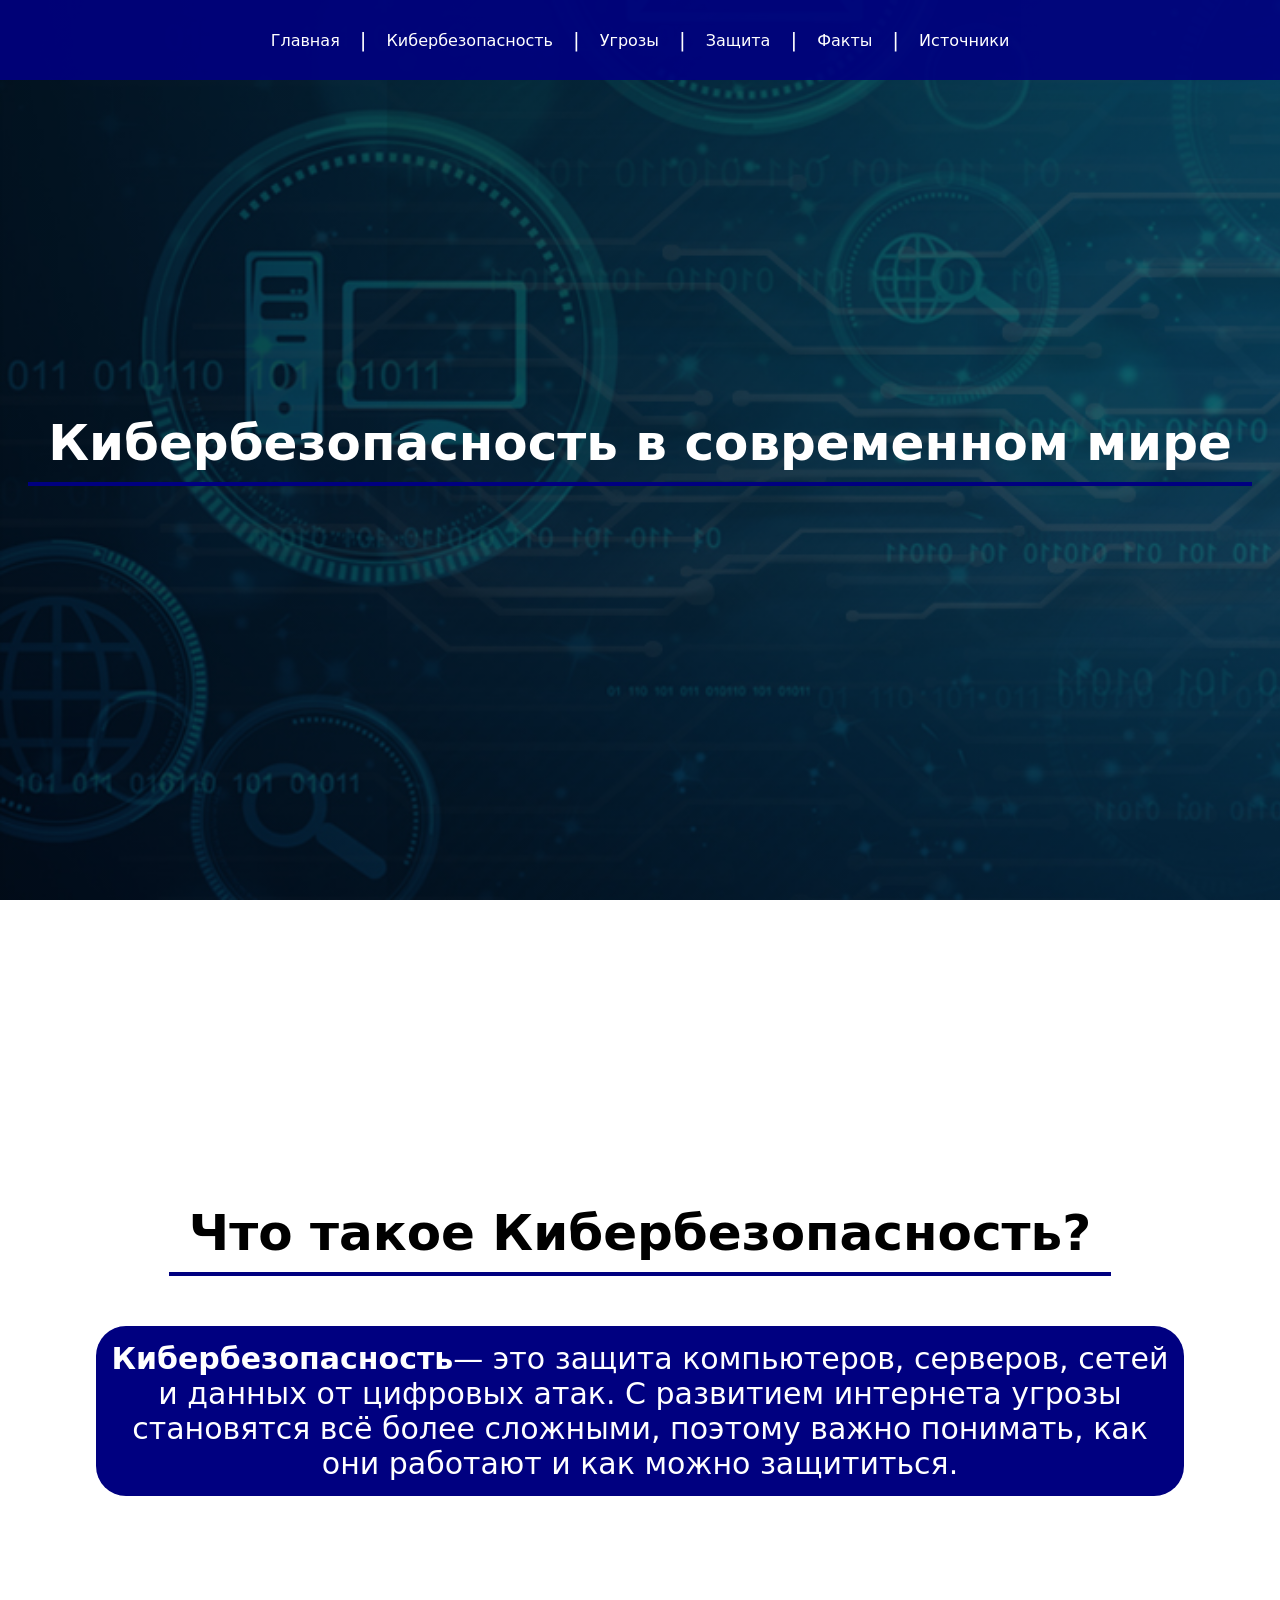
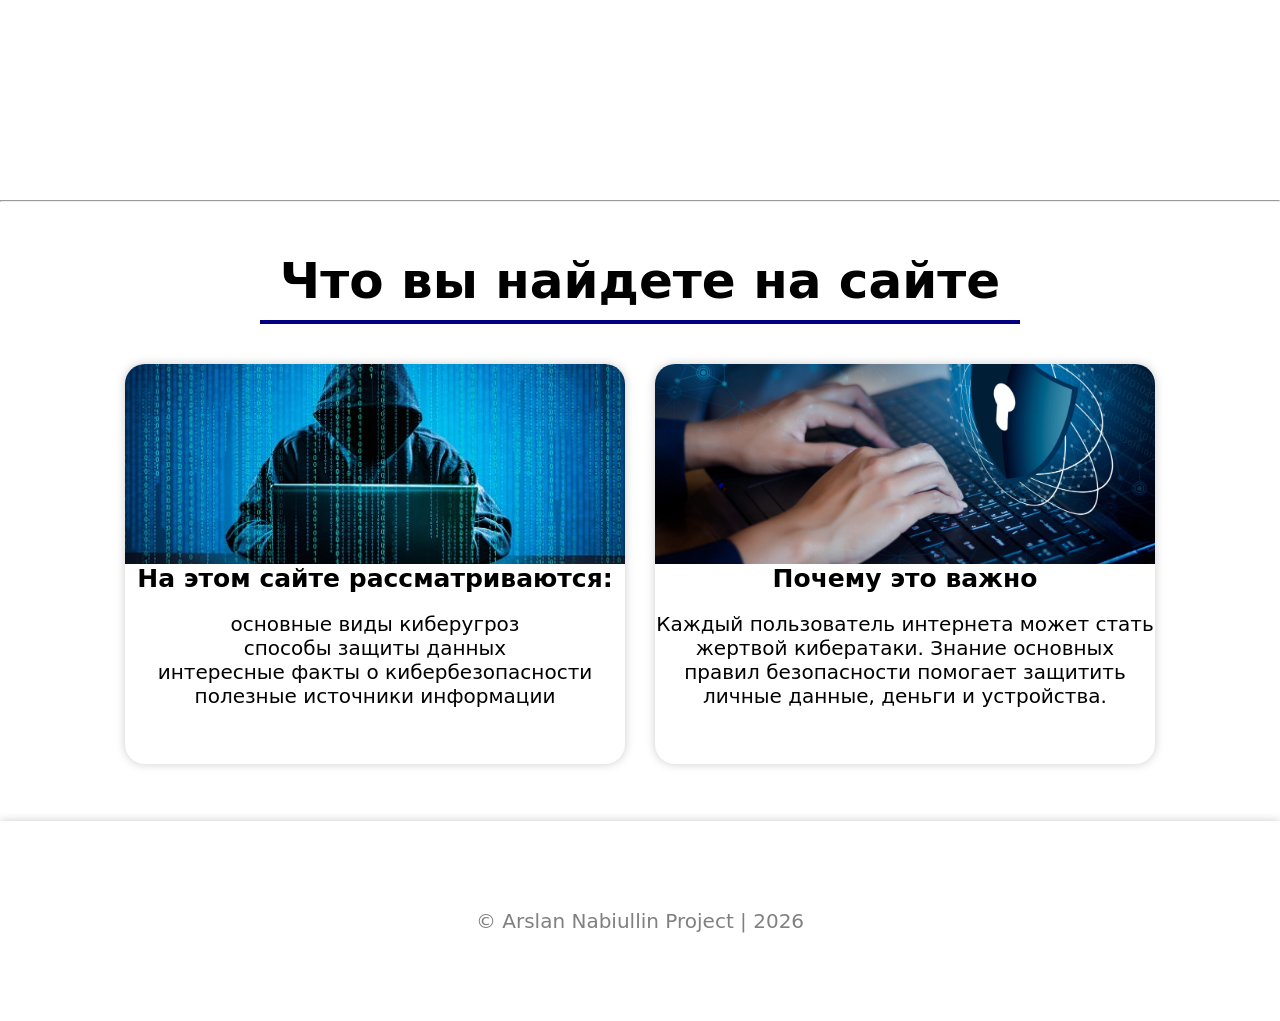
<file: index.html>
<!DOCTYPE html>
<html lang="en">

<head>
    <meta charset="UTF-8">
    <meta name="viewport" content="width=device-width, initial-scale=1.0">
    <title>Кибербезопасность - Главная</title>
    <link rel="stylesheet" href="style.css">
</head>

<body>
    <header>
        <div class="navbar">
            <a href="index.html">Главная</a>
            <p>|</p>
            <a href="cybersafety.html">Кибербезопасность</a>
            <p>|</p>
            <a href="threats.html">Угрозы</a>
            <p>|</p>
            <a href="protect.html">Защита</a>
            <p>|</p>
            <a href="facts.html">Факты</a>
            <p>|</p>
            <a href="source.html">Источники</a>
        </div>
    </header>
    <main>
        <section class="hero">
            <h1>Кибербезопасность в современном мире</h1>
        </section>
        <section class="cybersecurity-introduction-part">
            <div class="cybersecurity-content">
                <h1>Что такое Кибербезопасность?</h1>
                <p><strong>Кибербезопасность</strong>— это защита компьютеров, серверов, сетей и данных от цифровых
                    атак.
                    С развитием интернета угрозы становятся всё более сложными, поэтому важно понимать, как они работают
                    и как можно защититься.</p>
            </div>
        </section>
        <hr>
        <section class="about-site">
            <h1 class="about-h1">Что вы найдете на сайте</h1>
            <div class="about-card-line">
                <div class="about-card">
                    <img src="content/about-card.png" alt="">
                    <h2>На этом сайте рассматриваются:</h2>
                    <br>
                    <p>основные виды киберугроз</p>
                    <p>способы защиты данных</p>
                    <p>интересные факты о кибербезопасности</p>
                    <p>полезные источники информации</p>
                </div>
                <div class="about-card">
                    <img src="content/cyber-safety.png" alt="">
                    <h2>Почему это важно</h1>
                        <br>
                    <p>Каждый пользователь интернета может стать жертвой кибератаки.
                        Знание основных правил безопасности помогает защитить личные данные, деньги и устройства.</p>
                </div>
            </div>
        </section>
        <br>
        <br>
        <br>
    <div class="footer">
        <h1>© Arslan Nabiullin Project | 2026</h1>
    </div>
    </main>
</body>

</html>
</file>
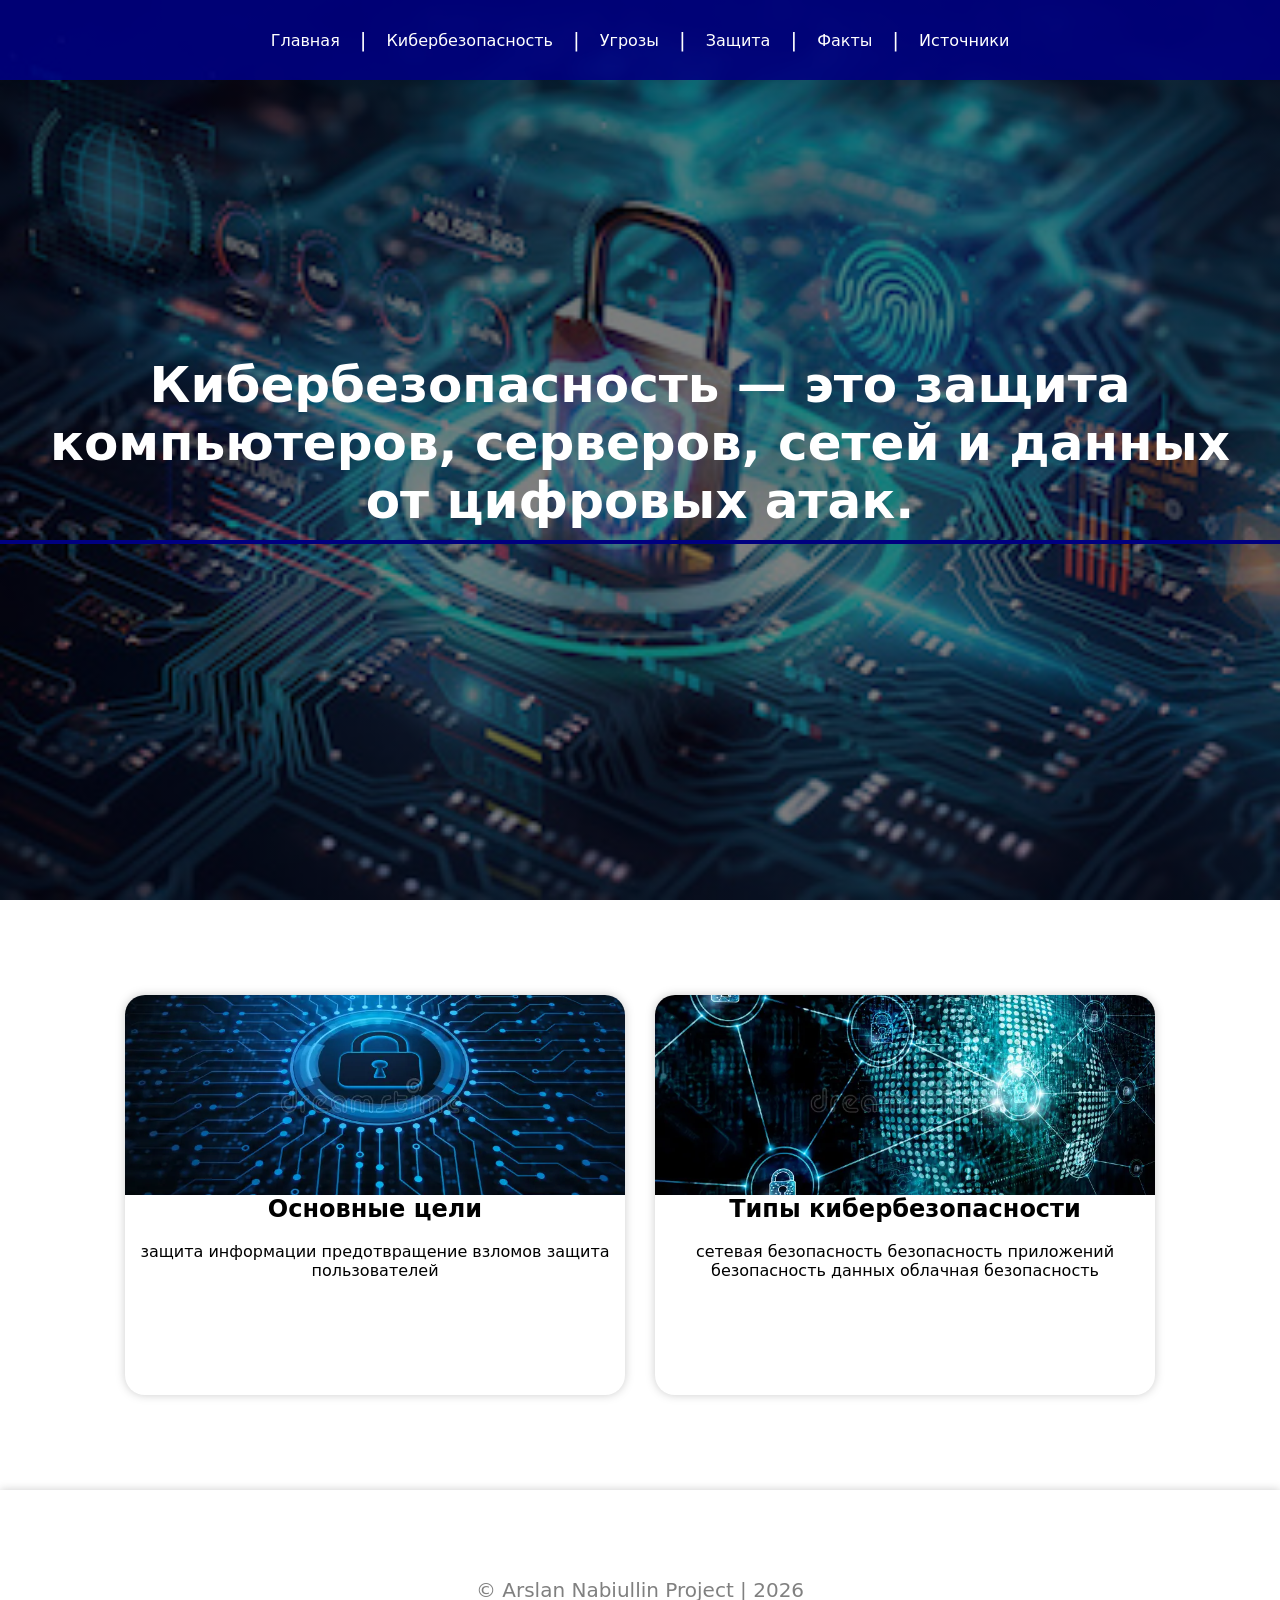
<file: cybersafety.html>
<!DOCTYPE html>
<html lang="en">

<head>
    <meta charset="UTF-8">
    <meta name="viewport" content="width=device-width, initial-scale=1.0">
    <title>Кибербезопасность - Кибербезопасность</title>
    <link rel="stylesheet" href="cybersafety.css">
</head>

<body>
    <header>
        <div class="navbar">
            <a href="index.html">Главная</a>
            <p>|</p>
            <a href="cybersafety.html">Кибербезопасность</a>
            <p>|</p>
            <a href="threats.html">Угрозы</a>
            <p>|</p>
            <a href="protect.html">Защита</a>
            <p>|</p>
            <a href="facts.html">Факты</a>
            <p>|</p>
            <a href="source.html">Источники</a>
        </div>
    </header>
    <main>
        <section class="hero">
            <h1 style="text-align: center;">Кибербезопасность — это защита компьютеров, серверов, сетей и данных от
                цифровых атак.</h1>
        </section>
        <br><br><br><br><br>
        <section class="cards-part">
            <div class="card-line">
                <div class="card">
                    <img src="content/cyber-safety-content.png" alt="">
                    <h2>Основные цели</h2>
                    <br>
                    <p>защита информации
                        предотвращение взломов
                        защита пользователей</p>
                </div>
                <div class="card">
                    <img src="content/cyber-safety-content2.png" alt="">
                    <h2>Типы кибербезопасности</h2>
                    <br>
                    <p>сетевая безопасность
                        безопасность приложений
                        безопасность данных
                        облачная безопасность</p>
                </div>
            </div>
        </section>
        <br><br><br><br><br>
        <div class="footer">
            <h1>© Arslan Nabiullin Project | 2026</h1>
        </div>
    </main>
</body>

</html>
</file>
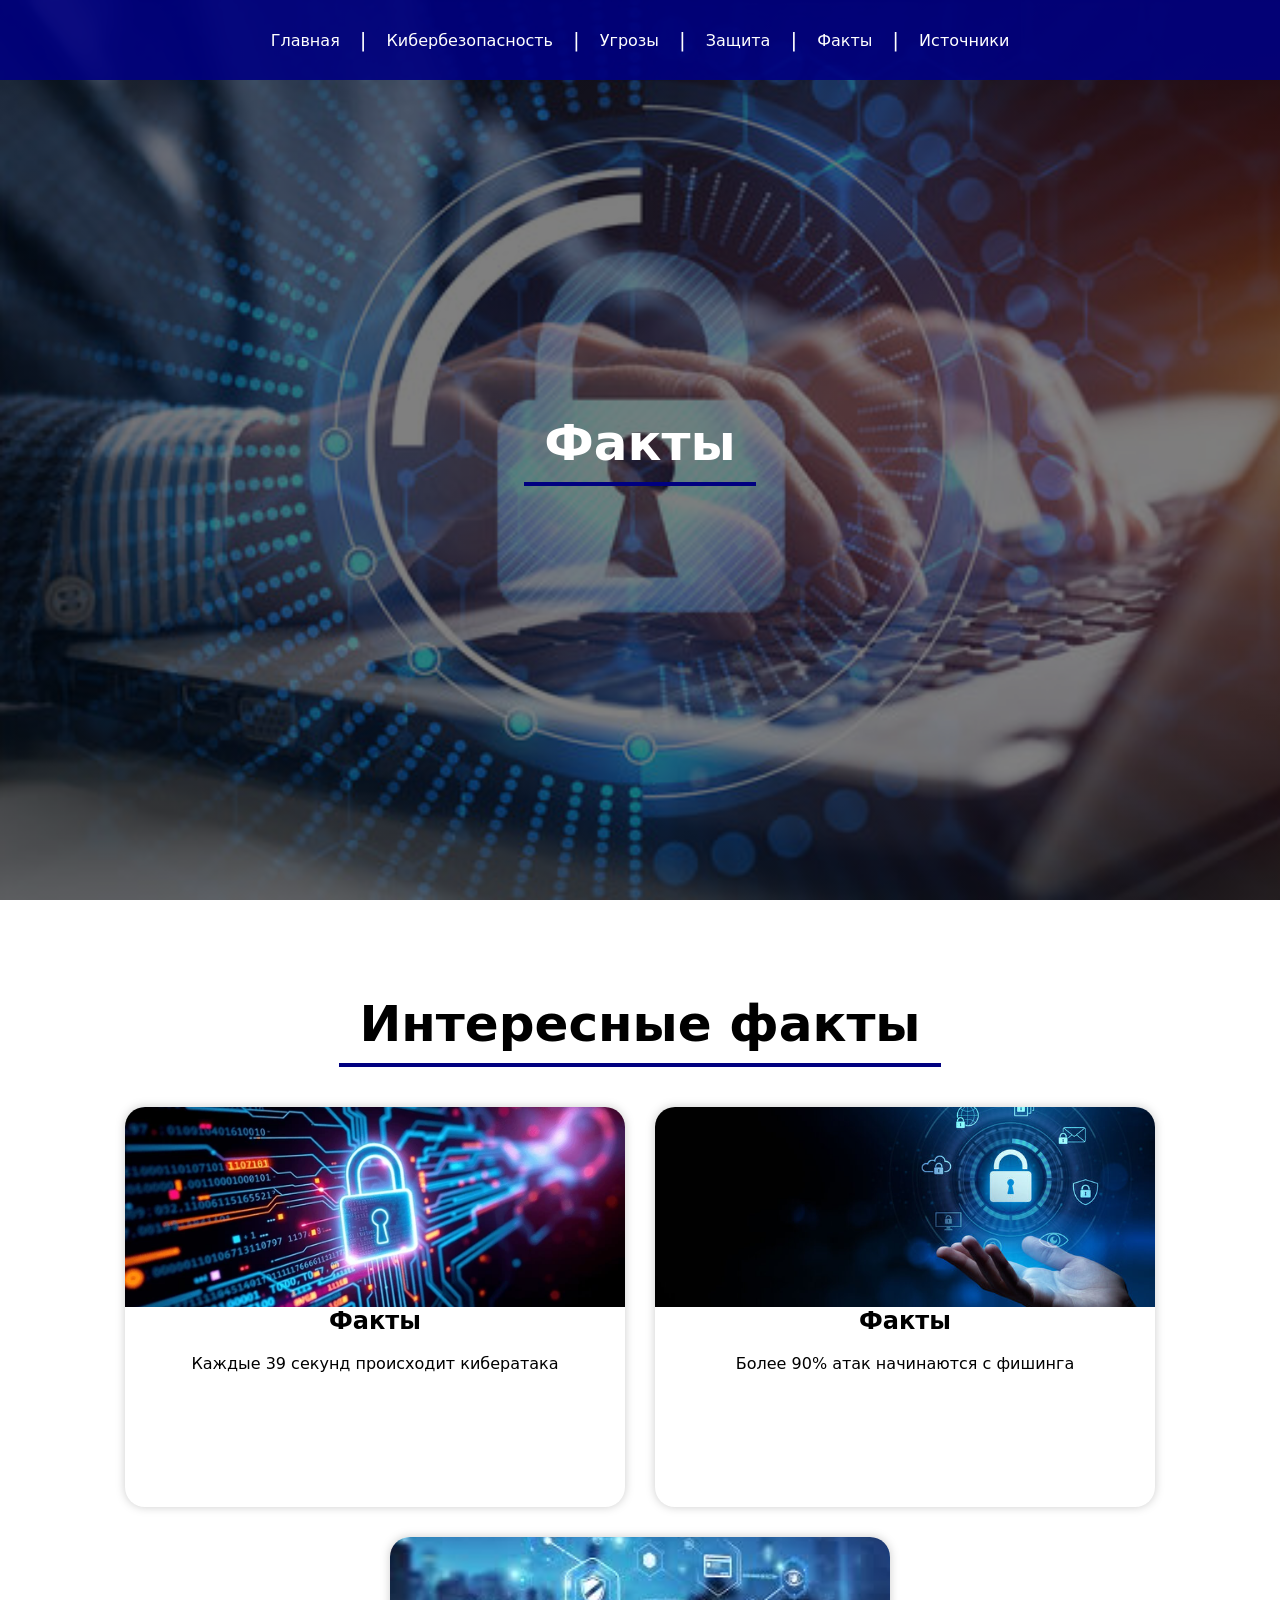
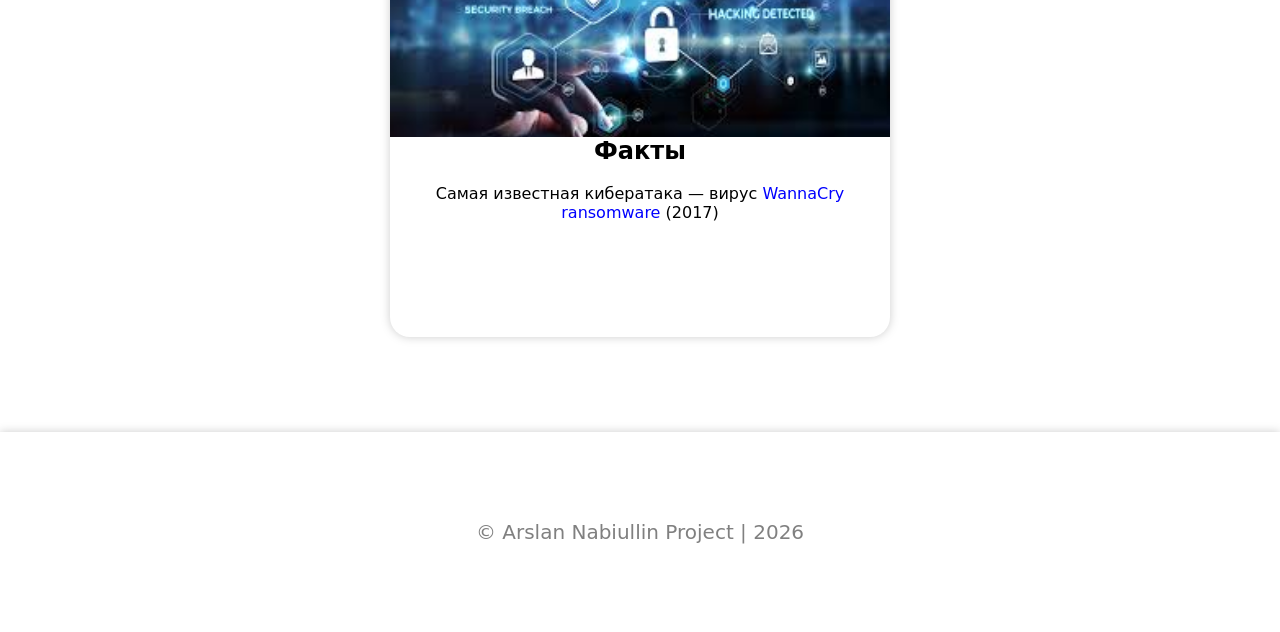
<file: facts.html>
<!DOCTYPE html>
<html lang="en">
<head>
    <meta charset="UTF-8">
    <meta name="viewport" content="width=device-width, initial-scale=1.0">
    <title>Кибербезопасность - Факты</title>
    <link rel="stylesheet" href="facts.css">
</head>
<body>
    <header>
        <div class="navbar">
            <a href="index.html">Главная</a>
            <p>|</p>
            <a href="cybersafety.html">Кибербезопасность</a>
            <p>|</p>
            <a href="threats.html">Угрозы</a>
            <p>|</p>
            <a href="protect.html">Защита</a>
            <p>|</p>
            <a href="facts.html">Факты</a>
            <p>|</p>
            <a href="source.html">Источники</a>
        </div>
    </header>
    <main>
        <section class="hero">
            <h1 style="text-align: center;">Факты</h1>
        </section>
        <br><br><br><br><br>
        <section class="protect-part">
            <h1>Интересные факты</h1>
            <div class="card-line">
                <div class="card">
                    <img src="content/cyber-safety-content7.png" alt="">
                    <h2>Факты</h2>
                    <br>
                    <p>Каждые 39 секунд происходит кибератака</p>
                </div>

                <div class="card">
                    <img src="content/cyber-safety-content8.png" alt="">
                    <h2>Факты</h2>
                    <br>
                    <p>Более 90% атак начинаются с фишинга</p>
                </div>

                <div class="card">
                    <img src="content/cyber-safety-content9.png" alt="">
                    <h2>Факты</h2>
                    <br>
                    <p>Самая известная кибератака — вирус <a style="text-decoration: none; color: blue;" target="_blank" href="https://en.wikipedia.org/wiki/WannaCry_ransomware_attack">WannaCry ransomware</a> (2017)</p>
                </div>

            </div>
        </section>
        <br><br><br><br><br>
        <div class="footer">
            <h1>© Arslan Nabiullin Project | 2026</h1>
        </div>
</body>
</html>
</file>
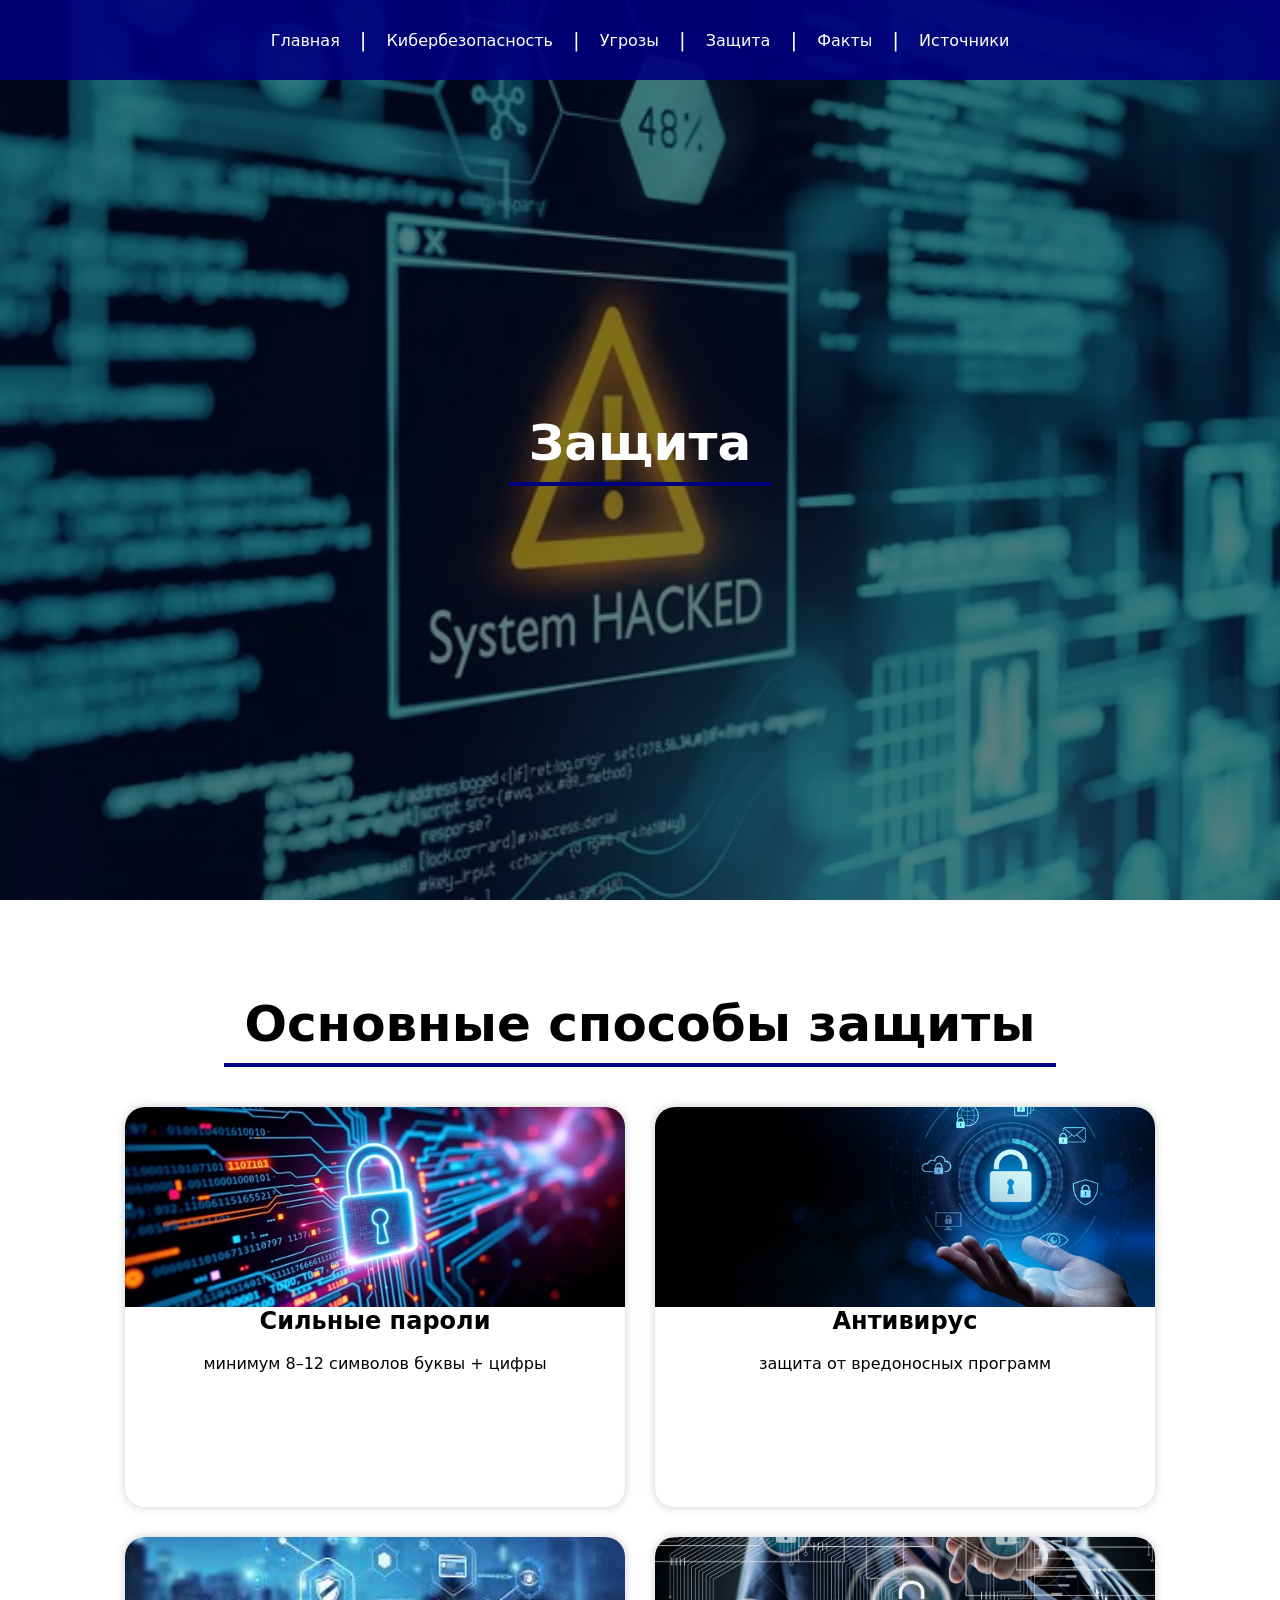
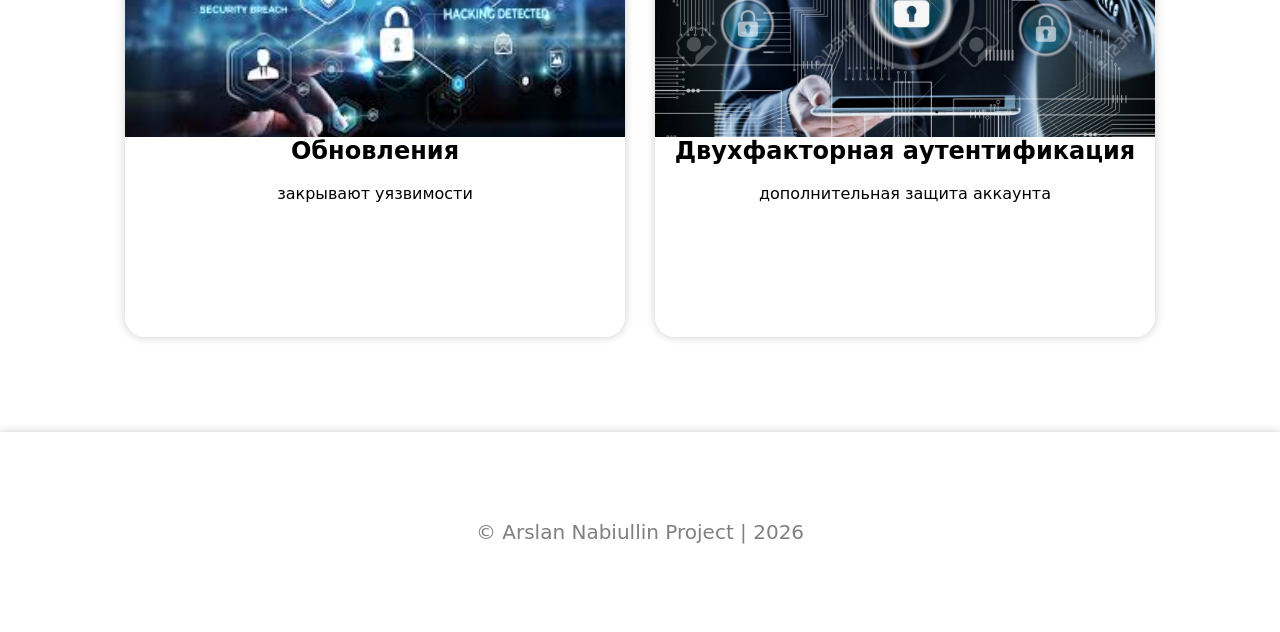
<file: protect.html>
<!DOCTYPE html>
<html lang="en">

<head>
    <meta charset="UTF-8">
    <meta name="viewport" content="width=device-width, initial-scale=1.0">
    <title>Кибербезопасность - Защита</title>
    <link rel="stylesheet" href="protect.css">
</head>

<body>
    <header>
        <div class="navbar">
            <a href="index.html">Главная</a>
            <p>|</p>
            <a href="cybersafety.html">Кибербезопасность</a>
            <p>|</p>
            <a href="threats.html">Угрозы</a>
            <p>|</p>
            <a href="protect.html">Защита</a>
            <p>|</p>
            <a href="facts.html">Факты</a>
            <p>|</p>
            <a href="source.html">Источники</a>
        </div>
    </header>
    <main>
        <section class="hero">
            <h1 style="text-align: center;">Защита</h1>
        </section>
        <br><br><br><br><br>
        <section class="protect-part">
            <h1>Основные способы защиты</h1>
            <div class="card-line">
                <div class="card">
                    <img src="content/cyber-safety-content7.png" alt="">
                    <h2>Сильные пароли</h2>
                    <br>
                    <p>минимум 8–12 символов

                        буквы + цифры</p>
                </div>

                <div class="card">
                    <img src="content/cyber-safety-content8.png" alt="">
                    <h2>Антивирус</h2>
                    <br>
                    <p>защита от вредоносных программ</p>
                </div>

                <div class="card">
                    <img src="content/cyber-safety-content9.png" alt="">
                    <h2>Обновления</h2>
                    <br>
                    <p>закрывают уязвимости</p>
                </div>

                <div class="card">
                    <img src="content/cyber-safety-content10.png" alt="">
                    <h2>Двухфакторная аутентификация</h2>
                    <br>
                    <p>дополнительная защита аккаунта</p>
                </div>

            </div>
        </section>
        <br><br><br><br><br>
        <div class="footer">
            <h1>© Arslan Nabiullin Project | 2026</h1>
        </div>
</body>

</html>
</file>
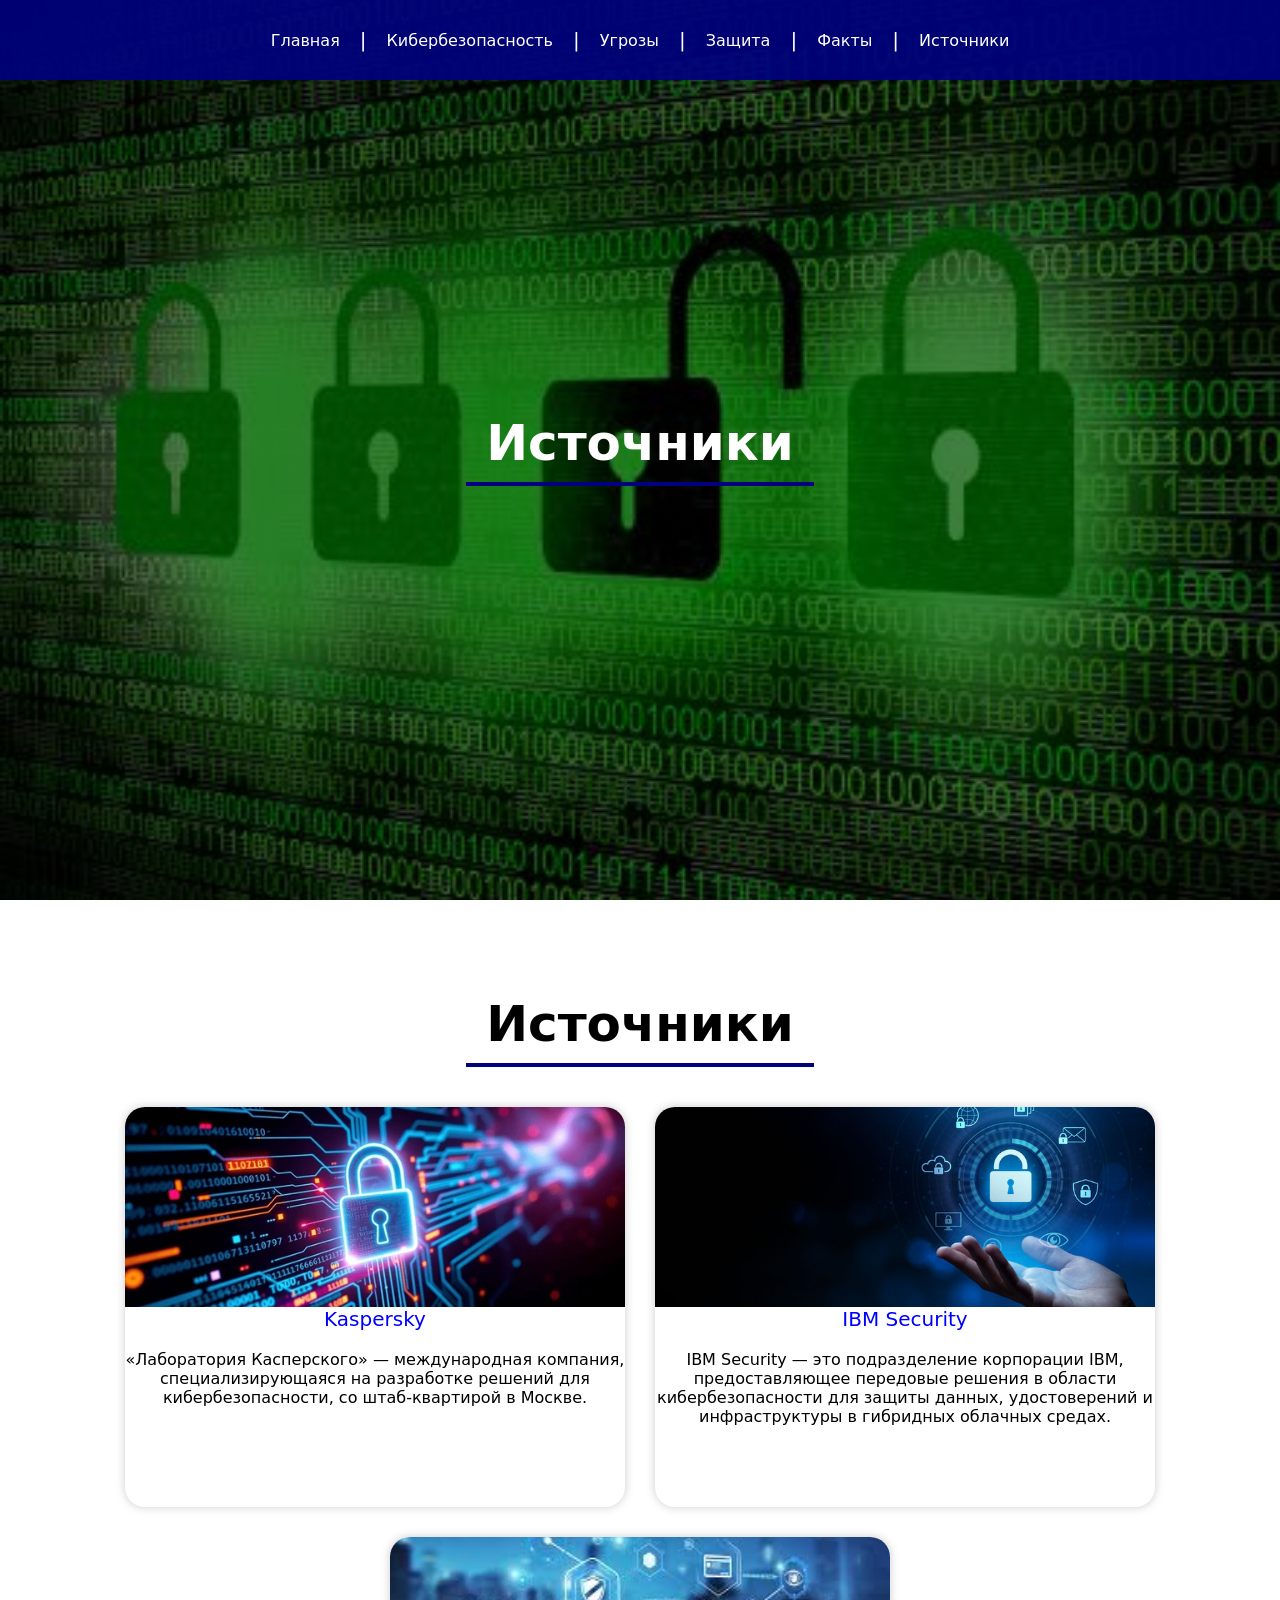
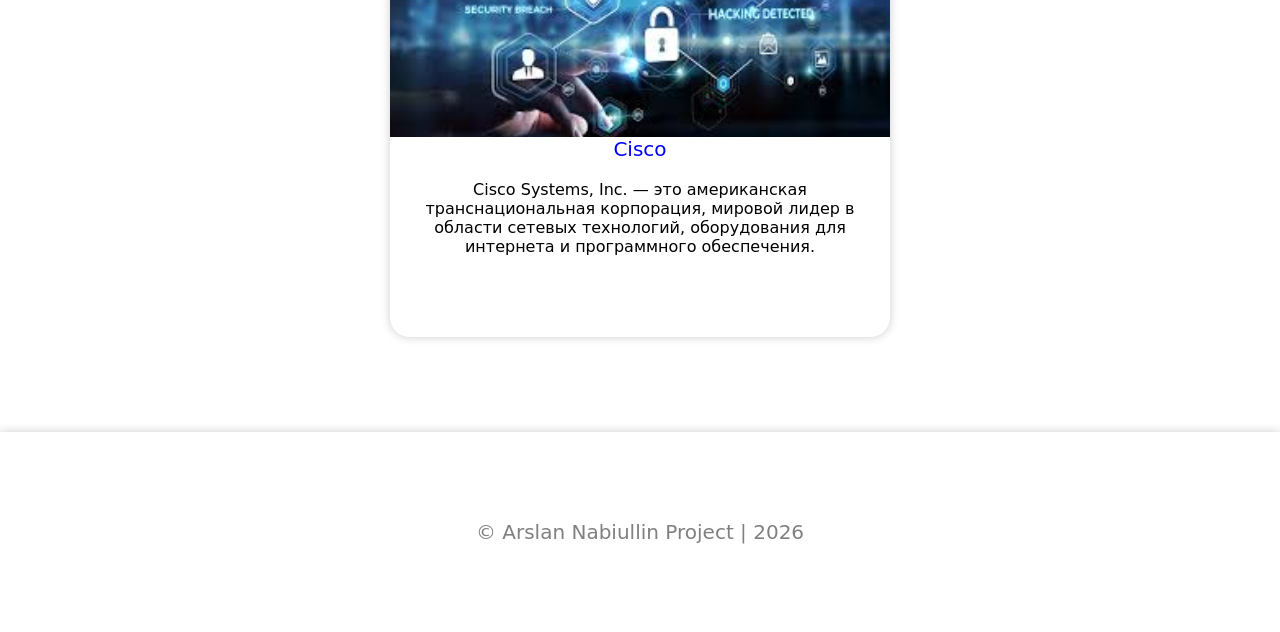
<file: source.html>
<!DOCTYPE html>
<html lang="en">
<head>
    <meta charset="UTF-8">
    <meta name="viewport" content="width=device-width, initial-scale=1.0">
    <title>Кибербезопасность - Источники</title>
    <link rel="stylesheet" href="source.css">
</head>
<body>
    <header>
        <div class="navbar">
            <a href="index.html">Главная</a>
            <p>|</p>
            <a href="cybersafety.html">Кибербезопасность</a>
            <p>|</p>
            <a href="threats.html">Угрозы</a>
            <p>|</p>
            <a href="protect.html">Защита</a>
            <p>|</p>
            <a href="facts.html">Факты</a>
            <p>|</p>
            <a href="source.html">Источники</a>
        </div>
    </header>
    <main>
        <section class="hero">
            <h1 style="text-align: center;">Источники</h1>
        </section>
        <br><br><br><br><br>
        <section class="source-part">
            <h1>Источники</h1>
            <div class="card-line">
                <div class="card">
                    <img src="content/cyber-safety-content7.png" alt="">
                    <a target="_blank" href="https://www.kaspersky.ru/">Kaspersky</a>
                    <br>
                    <p>«Лаборатория Касперского» — международная компания, специализирующаяся на разработке решений для кибербезопасности, со штаб-квартирой в Москве.</p>
                </div>

                <div class="card">
                    <img src="content/cyber-safety-content8.png" alt="">
                    <a target="_blank" href=https://www.ibm.com/think/security">IBM Security</a>
                    <br>
                    <p>IBM Security — это подразделение корпорации IBM, предоставляющее передовые решения в области кибербезопасности для защиты данных, удостоверений и инфраструктуры в гибридных облачных средах.</p>
                </div>

                <div class="card">
                    <img src="content/cyber-safety-content9.png" alt="">
                    <a target="_blank" href="https://www.cisco.com/">Cisco</a>
                    <br>
                    <p>Cisco Systems, Inc. — это американская транснациональная корпорация, мировой лидер в области сетевых технологий, оборудования для интернета и программного обеспечения.</p>
                </div>

            </div>
        </section>
        <br><br><br><br><br>
        <div class="footer">
            <h1>© Arslan Nabiullin Project | 2026</h1>
        </div>
    </main>
</body>
</html>
</file>
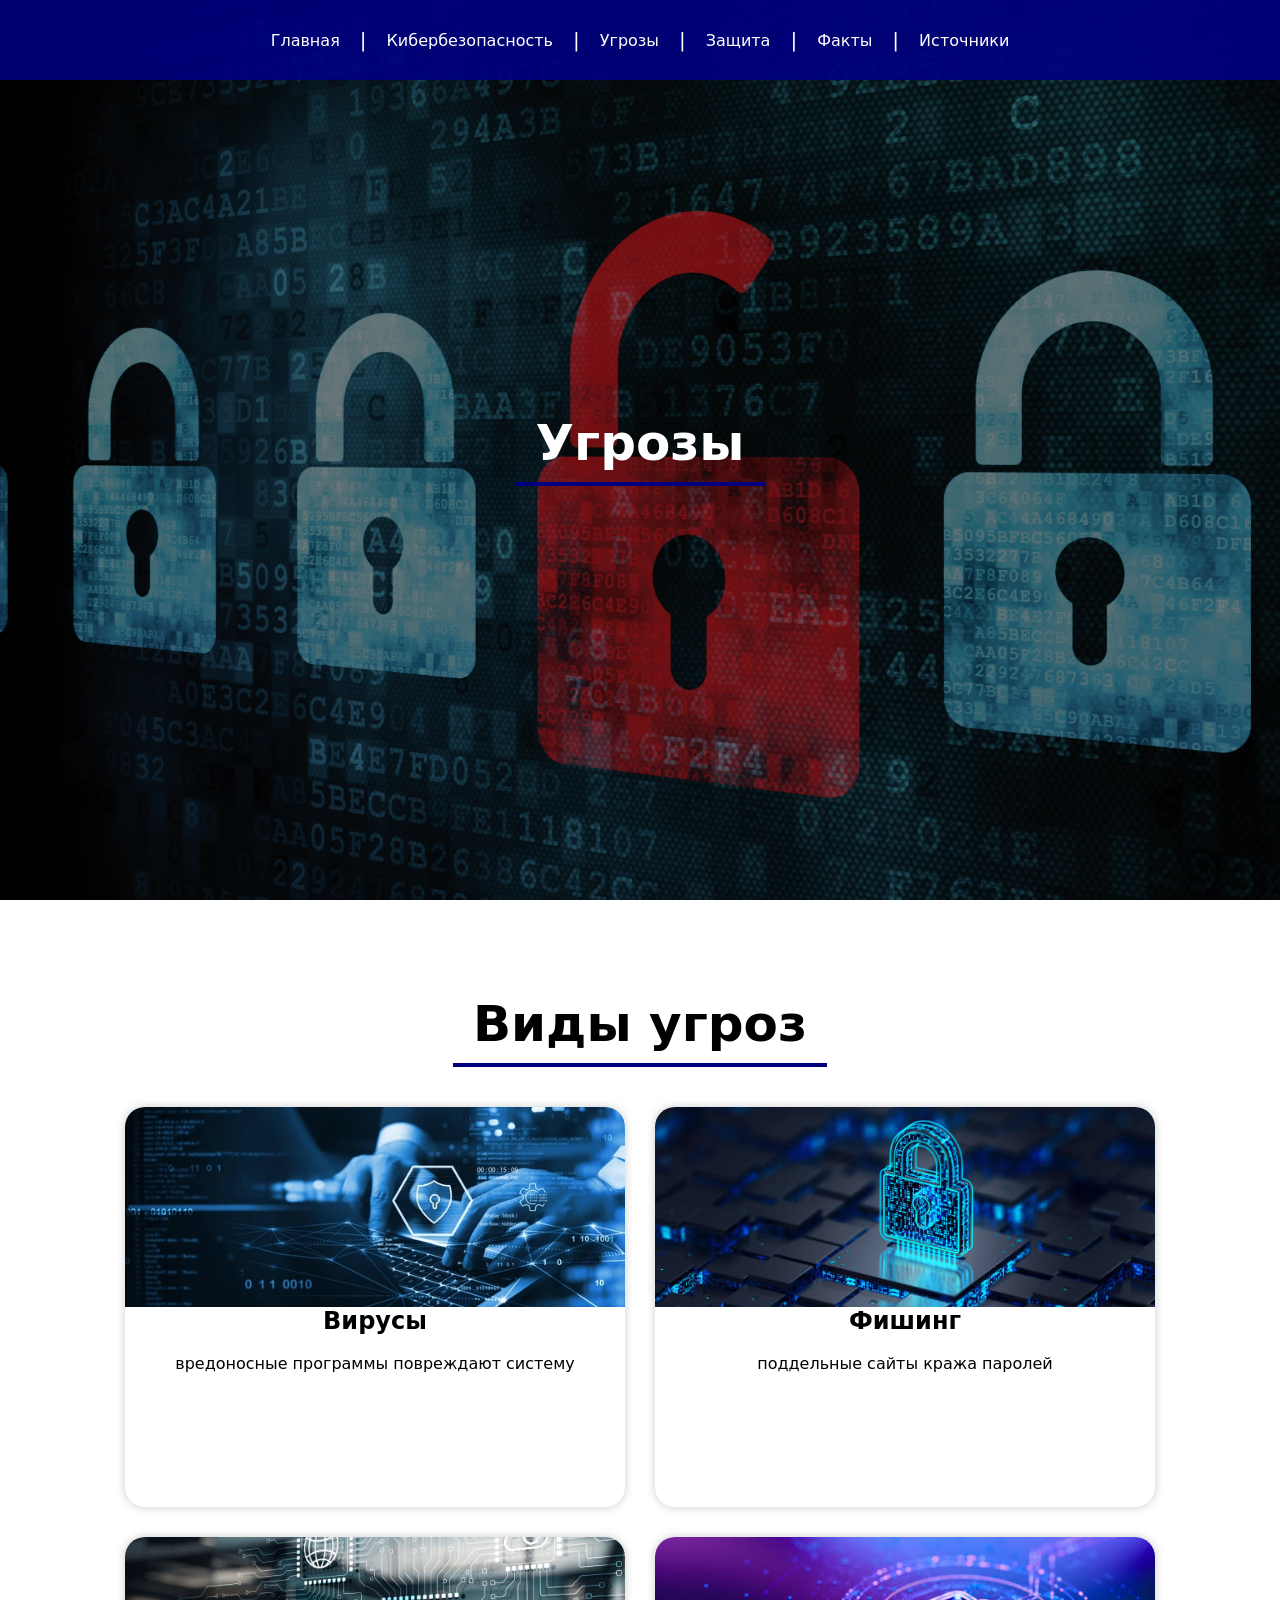
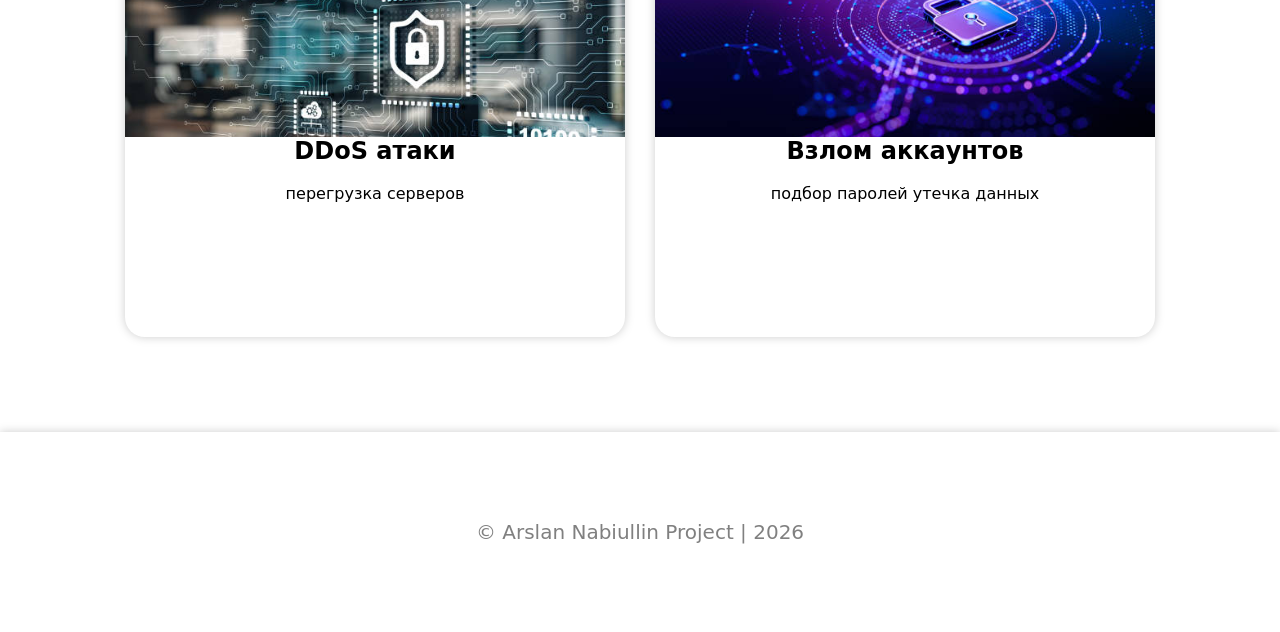
<file: threats.html>
<!DOCTYPE html>
<html lang="en">

<head>
    <meta charset="UTF-8">
    <meta name="viewport" content="width=device-width, initial-scale=1.0">
    <title>Кибербезопасность - Угрозы</title>
    <link rel="stylesheet" href="threats.css">
</head>

<body>
    <header>
        <div class="navbar">
            <a href="index.html">Главная</a>
            <p>|</p>
            <a href="cybersafety.html">Кибербезопасность</a>
            <p>|</p>
            <a href="threats.html">Угрозы</a>
            <p>|</p>
            <a href="protect.html">Защита</a>
            <p>|</p>
            <a href="facts.html">Факты</a>
            <p>|</p>
            <a href="source.html">Источники</a>
        </div>
    </header>
    <main>
        <section class="hero">
            <h1 style="text-align: center;">Угрозы</h1>
        </section>
        <br><br><br><br><br>
        <section class="threats-part">
            <h1>Виды угроз</h1>
            <div class="card-line">
                <div class="card">
                    <img src="content/cyber-safety-content3.png" alt="">
                    <h2>Вирусы</h2>
                    <br>
                    <p>вредоносные программы
                        повреждают систему</p>
                </div>

                <div class="card">
                    <img src="content/cyber-safety-content4.png" alt="">
                    <h2>Фишинг</h2>
                    <br>
                    <p>поддельные сайты

                        кража паролей</p>
                </div>

                <div class="card">
                    <img src="content/cyber-safety-content5.png" alt="">
                    <h2>DDoS атаки</h2>
                    <br>
                    <p>перегрузка серверов</p>
                </div>

                <div class="card">
                    <img src="content/cyber-safety-content6.png" alt="">
                    <h2>Взлом аккаунтов</h2>
                    <br>
                    <p>подбор паролей

                        утечка данных</p>
                </div>

            </div>
        </section>
        <br><br><br><br><br>
        <div class="footer">
            <h1>© Arslan Nabiullin Project | 2026</h1>
        </div>
    </main>
</body>

</html>
</file>
<file: style.css>
@import url('https://fonts.googleapis.com/css2?family=Josefin+Sans:ital,wght@0,100..700;1,100..700&family=M+PLUS+1p:wght@100;300;400;500;700;800;900&family=Roboto:ital,wght@0,100..900;1,100..900&family=Unbounded:wght@200..900&display=swap');

* {
    padding: 0;
    margin: 0;
    box-sizing: border-box;
}

body {
    font-family:system-ui, -apple-system, BlinkMacSystemFont, 'Segoe UI', Roboto, Oxygen, Ubuntu, Cantarell, 'Open Sans', 'Helvetica Neue', sans-serif;
    scroll-behavior: smooth;
    overflow-x: hidden;
}

main {
    height: 100vh;
}

/* HEADER PART */

header {
    height: 80px;
    background: rgba(0, 0, 128, 0.9);
    display: flex;
    justify-content: center;
    position: fixed;
    top: 0px;
    width: 100%;
    z-index: 1000000;
}

.navbar {
    display: flex;
    gap: 20px;
    align-items: center;
}

.navbar a {
    text-decoration: none;
    color: white;
    transition: 0.3s ease;
}

.navbar a:hover {
    text-decoration: underline;
}

.navbar p {
    color: white;
    font-size: 20px;
}

@media (max-width: 660px) {
    .navbar {
        flex-wrap: wrap;
        justify-content: center;
    }

    header {
        height: 100px;
    }
}

/* HERO PART */

.hero {
    height: 100vh;
    display: flex;
    align-items: center;
    justify-content: center;
    background: linear-gradient(rgba(0, 0, 0, 0.5), rgba(0, 0, 0, 0.5)), url(content/cyber-protect-background2.png);
    background-size: cover;
    width: 100%;
}

.hero h1 {
    font-size: 50px;
    border-bottom: 4px solid navy;
    padding: 0 20px 10px 20px;
    color: white;
}

@media (max-width: 768px) {
    .hero h1 {
        font-size: 30px;
        text-align: center;
    }
}

/* CYBERSECURITY INTRODUCTION PART */

.cybersecurity-introduction-part {
    height: 100vh;
    display: flex;
    justify-content: center;
    align-items: center;
}

.cybersecurity-content {
    display: flex;
    flex-direction: column;
    align-items: center;
    gap: 50px;
}

.cybersecurity-content h1 {
    font-size: 50px;
    border-bottom: 4px solid navy;
    padding: 0 20px 10px 20px;
}

@media (max-width: 768px) {
    .cybersecurity-content h1 {
        font-size: 30px;
        text-align: center;
    }
}

.cybersecurity-content p {
    font-size: 30px;
    width: 85%;
    text-align: center;
    background: navy;
    padding: 15px;
    border-radius: 30px;
    color: white;
}

/* ABOUT SITE PART */

.about-site {
    display: flex;
    justify-content: center;
    align-items: center;
    flex-direction: column;
    gap: 40px;
}

.about-site .about-h1  {
    font-size: 50px;
    border-bottom: 4px solid navy;
    padding: 0 20px 10px 20px;
    margin-top: 50px;
}

@media (max-width:768px) {
    .about-site .about-h1 {
        font-size: 30px;
        text-align: center;
    }
}

.about-card-line {
    display: flex;
    gap: 30px;
}

.about-card {
    width: 500px;
    height: 400px;
    background: white;
    border-radius: 20px;
    display: flex;
    flex-direction: column;
    align-items: center;
    filter: drop-shadow(0 0 5px rgba(0, 0, 0, 0.2));
    transition: 0.3s ease;
}

@media (max-width:1030px) {
    .about-card-line {
        flex-direction: column;
    }
}

@media (max-width: 550px) {
    .about-card {
        width: 100%;
    }
}

.about-card:hover {
    transition: 0.3s ease;
    transform: translate(0, -10px);
}

.about-card img {
    width: 100%;
    height: 200px;
    object-fit: cover;
    border-radius: 20px 20px 0 0;
}

.about-card h2 {
    font-size: 25px;
}

.about-card p {
    font-size: 20px;
    text-align: center;
}

/* FOOTER PART */

.footer {
    height: 200px;
    display: flex;
    justify-content: center;
    align-items: center;
    background: white;
    filter: drop-shadow(0 0 5px rgba(0, 0, 0, 0.2));
    width: 100%;
}

.footer h1 {
    color: gray;
    font-size: 20px;
    font-weight: 400;
}
</file>
<file: cybersafety.css>
@import url('https://fonts.googleapis.com/css2?family=Josefin+Sans:ital,wght@0,100..700;1,100..700&family=M+PLUS+1p:wght@100;300;400;500;700;800;900&family=Roboto:ital,wght@0,100..900;1,100..900&family=Unbounded:wght@200..900&display=swap');

* {
    padding: 0;
    margin: 0;
    box-sizing: border-box;
}

body {
    font-family:system-ui, -apple-system, BlinkMacSystemFont, 'Segoe UI', Roboto, Oxygen, Ubuntu, Cantarell, 'Open Sans', 'Helvetica Neue', sans-serif;
    scroll-behavior: smooth;
    overflow-x: hidden;
}

main {
    height: 100vh;
}

/* HEADER PART */

header {
    height: 80px;
    background: rgba(0, 0, 128, 0.9);
    display: flex;
    justify-content: center;
    position: fixed;
    top: 0px;
    width: 100%;
    z-index: 1000000;
}

.navbar {
    display: flex;
    gap: 20px;
    align-items: center;
}

.navbar a {
    text-decoration: none;
    color: white;
    transition: 0.3s ease;
}

.navbar a:hover {
    text-decoration: underline;
}

.navbar p {
    color: white;
    font-size: 20px;
}

@media (max-width: 660px) {
    .navbar {
        flex-wrap: wrap;
        justify-content: center;
    }
    
    header {
        height: 100px;
    }
}

/* HERO PART */


.hero {
    height: 100vh;
    display: flex;
    align-items: center;
    justify-content: center;
    background: linear-gradient(rgba(0, 0, 0, 0.5), rgba(0, 0, 0, 0.5)), url(content/cyber-safety2.png);
    background-size: cover;
    background-position: center;
}

.hero h1 {
    font-size: 50px;
    border-bottom: 4px solid navy;
    padding: 0 20px 10px 20px;
    color: white;
}

@media (max-width: 768px) {
    .hero h1 {
        font-size: 30px;
    }
}

/* CARDS-PART */

.cards-part {
    display: flex;
    justify-content: center;
    align-items: center;
    flex-direction: column;
    gap: 40px;
}

.card-line {
    display: flex;
    gap: 30px;
}

.card {
    width: 500px;
    height: 400px;
    background: white;
    border-radius: 20px;
    display: flex;
    flex-direction: column;
    align-items: center;
    filter: drop-shadow(0 0 5px rgba(0, 0, 0, 0.2));
    transition: 0.3s ease;
}

.card:hover {
    transition: 0.3s ease;
    transform: translate(0, -10px);
}

.card img {
    width: 100%;
    height: 200px;
    object-fit: cover;
    border-radius: 20px 20px 0 0;
}

.card p {
    text-align: center
}

@media (max-width:1030px) {
    .card-line {
        flex-direction: column;
    }
}

@media (max-width: 550px) {
    .card {
        width: 100%;
    }
}

/* FOOTER PART */

.footer {
    height: 200px;
    display: flex;
    justify-content: center;
    align-items: center;
    background: white;
    filter: drop-shadow(0 0 5px rgba(0, 0, 0, 0.2));
}

.footer h1 {
    color: gray;
    font-size: 20px;
    font-weight: 400;
}
</file>
<file: facts.css>
@import url('https://fonts.googleapis.com/css2?family=Josefin+Sans:ital,wght@0,100..700;1,100..700&family=M+PLUS+1p:wght@100;300;400;500;700;800;900&family=Roboto:ital,wght@0,100..900;1,100..900&family=Unbounded:wght@200..900&display=swap');

* {
    padding: 0;
    margin: 0;
    box-sizing: border-box;
}

body {
    font-family:system-ui, -apple-system, BlinkMacSystemFont, 'Segoe UI', Roboto, Oxygen, Ubuntu, Cantarell, 'Open Sans', 'Helvetica Neue', sans-serif;
    scroll-behavior: smooth;
    overflow-x: hidden;
}

main {
    height: 100vh;
}

/* HEADER PART */

header {
    height: 80px;
    background: rgba(0, 0, 128, 0.9);
    display: flex;
    justify-content: center;
    position: fixed;
    top: 0px;
    width: 100%;
    z-index: 1000000;
}

.navbar {
    display: flex;
    gap: 20px;
    align-items: center;
}

.navbar a {
    text-decoration: none;
    color: white;
    transition: 0.3s ease;
}

.navbar a:hover {
    text-decoration: underline;
}

.navbar p {
    color: white;
    font-size: 20px;
}

@media (max-width: 660px) {
    .navbar {
        flex-wrap: wrap;
        justify-content: center;
    }
    
    header {
        height: 100px;
    }
}

/* HERO PART */


.hero {
    height: 100vh;
    display: flex;
    align-items: center;
    justify-content: center;
    background: linear-gradient(rgba(0, 0, 0, 0.5), rgba(0, 0, 0, 0.5)), url(content/cyber-safety5.png);
    background-size: cover;
    background-position: center;
}

.hero h1 {
    font-size: 50px;
    border-bottom: 4px solid navy;
    padding: 0 20px 10px 20px;
    color: white;
}

@media (max-width: 768px) {
    .hero h1 {
        font-size: 30px;
    }
}


/* PROTECT PART */

.protect-part {
    display: flex;
    justify-content: center;
    align-items: center;
    flex-direction: column;
    gap: 40px;
}

.protect-part h1 {
    font-size: 50px;
    border-bottom: 4px solid navy;
    padding: 0 20px 10px 20px;
}

.card-line {
    display: flex;
    gap: 30px;
}

.card {
    width: 500px;
    height: 400px;
    background: white;
    border-radius: 20px;
    display: flex;
    flex-direction: column;
    align-items: center;
    filter: drop-shadow(0 0 5px rgba(0, 0, 0, 0.2));
    transition: 0.3s ease;
}

.card:hover {
    transition: 0.3s ease;
    transform: translate(0, -10px);
}

.card img {
    width: 100%;
    height: 200px;
    object-fit: cover;
    border-radius: 20px 20px 0 0;
}

.card p {
    text-align: center
}

@media (max-width:1030px) {
    .card-line {
        flex-direction: column;
    }
}

@media (max-width: 550px) {
    .card {
        width: 100%;
    }
}

@media (min-width: 1030px) {
    .card-line {
        display: flex;
        gap: 30px;
        flex-wrap: wrap;
        justify-content: center;
    }
}


@media (max-width: 720px) {
    .protect-part h1 {
        font-size: 30px;
    }
}

/* FOOTER PART */

.footer {
    height: 200px;
    display: flex;
    justify-content: center;
    align-items: center;
    background: white;
    filter: drop-shadow(0 0 5px rgba(0, 0, 0, 0.2));
}

.footer h1 {
    color: gray;
    font-size: 20px;
    font-weight: 400;
}
</file>
<file: protect.css>
@import url('https://fonts.googleapis.com/css2?family=Josefin+Sans:ital,wght@0,100..700;1,100..700&family=M+PLUS+1p:wght@100;300;400;500;700;800;900&family=Roboto:ital,wght@0,100..900;1,100..900&family=Unbounded:wght@200..900&display=swap');

* {
    padding: 0;
    margin: 0;
    box-sizing: border-box;
}

body {
    font-family:system-ui, -apple-system, BlinkMacSystemFont, 'Segoe UI', Roboto, Oxygen, Ubuntu, Cantarell, 'Open Sans', 'Helvetica Neue', sans-serif;
    scroll-behavior: smooth;
    overflow-x: hidden;
}

main {
    height: 100vh;
}

/* HEADER PART */

header {
    height: 80px;
    background: rgba(0, 0, 128, 0.9);
    display: flex;
    justify-content: center;
    position: fixed;
    top: 0px;
    width: 100%;
    z-index: 1000000;
}

.navbar {
    display: flex;
    gap: 20px;
    align-items: center;
}

.navbar a {
    text-decoration: none;
    color: white;
    transition: 0.3s ease;
}

.navbar a:hover {
    text-decoration: underline;
}

.navbar p {
    color: white;
    font-size: 20px;
}

@media (max-width: 660px) {
    .navbar {
        flex-wrap: wrap;
        justify-content: center;
    }
    
    header {
        height: 100px;
    }
}

/* HERO PART */


.hero {
    height: 100vh;
    display: flex;
    align-items: center;
    justify-content: center;
    background: linear-gradient(rgba(0, 0, 0, 0.5), rgba(0, 0, 0, 0.5)), url(content/cyber-safety4.png);
    background-size: cover;
    background-position: center;
}

.hero h1 {
    font-size: 50px;
    border-bottom: 4px solid navy;
    padding: 0 20px 10px 20px;
    color: white;
}

@media (max-width: 768px) {
    .hero h1 {
        font-size: 30px;
    }
}


/* PROTECT PART */

.protect-part {
    display: flex;
    justify-content: center;
    align-items: center;
    flex-direction: column;
    gap: 40px;
}

.protect-part h1 {
    font-size: 50px;
    border-bottom: 4px solid navy;
    padding: 0 20px 10px 20px;
}

.card-line {
    display: flex;
    gap: 30px;
}

.card {
    width: 500px;
    height: 400px;
    background: white;
    border-radius: 20px;
    display: flex;
    flex-direction: column;
    align-items: center;
    filter: drop-shadow(0 0 5px rgba(0, 0, 0, 0.2));
    transition: 0.3s ease;
}

.card:hover {
    transition: 0.3s ease;
    transform: translate(0, -10px);
}

.card img {
    width: 100%;
    height: 200px;
    object-fit: cover;
    border-radius: 20px 20px 0 0;
}

.card p {
    text-align: center
}

@media (max-width:1030px) {
    .card-line {
        flex-direction: column;
    }
}

@media (max-width: 550px) {
    .card {
        width: 100%;
    }
}

@media (min-width: 1030px) {
    .card-line {
        display: flex;
        gap: 30px;
        flex-wrap: wrap;
        justify-content: center;
    }
}


@media (max-width: 720px) {
    .protect-part h1 {
        font-size: 30px;
    }
}

/* FOOTER PART */

.footer {
    height: 200px;
    display: flex;
    justify-content: center;
    align-items: center;
    background: white;
    filter: drop-shadow(0 0 5px rgba(0, 0, 0, 0.2));
}

.footer h1 {
    color: gray;
    font-size: 20px;
    font-weight: 400;
}
</file>
<file: source.css>
@import url('https://fonts.googleapis.com/css2?family=Josefin+Sans:ital,wght@0,100..700;1,100..700&family=M+PLUS+1p:wght@100;300;400;500;700;800;900&family=Roboto:ital,wght@0,100..900;1,100..900&family=Unbounded:wght@200..900&display=swap');

* {
    padding: 0;
    margin: 0;
    box-sizing: border-box;
}

body {
    font-family:system-ui, -apple-system, BlinkMacSystemFont, 'Segoe UI', Roboto, Oxygen, Ubuntu, Cantarell, 'Open Sans', 'Helvetica Neue', sans-serif;
    scroll-behavior: smooth;
    overflow-x: hidden;
}

main {
    height: 100vh;
}

/* HEADER PART */

header {
    height: 80px;
    background: rgba(0, 0, 128, 0.9);
    display: flex;
    justify-content: center;
    position: fixed;
    top: 0px;
    width: 100%;
    z-index: 1000000;
}

.navbar {
    display: flex;
    gap: 20px;
    align-items: center;
}

.navbar a {
    text-decoration: none;
    color: white;
    transition: 0.3s ease;
}

.navbar a:hover {
    text-decoration: underline;
}

.navbar p {
    color: white;
    font-size: 20px;
}

@media (max-width: 660px) {
    .navbar {
        flex-wrap: wrap;
        justify-content: center;
    }
    
    header {
        height: 100px;
    }
}

/* HERO PART */


.hero {
    height: 100vh;
    display: flex;
    align-items: center;
    justify-content: center;
    background: linear-gradient(rgba(0, 0, 0, 0.5), rgba(0, 0, 0, 0.5)), url(content/cyber-safety6.png);
    background-size: cover;
    background-position: center;
}

.hero h1 {
    font-size: 50px;
    border-bottom: 4px solid navy;
    padding: 0 20px 10px 20px;
    color: white;
}

@media (max-width: 768px) {
    .hero h1 {
        font-size: 30px;
    }
}

/* SOURCE PART */

.source-part {
    display: flex;
    justify-content: center;
    align-items: center;
    flex-direction: column;
    gap: 40px;
}

.source-part h1 {
    font-size: 50px;
    border-bottom: 4px solid navy;
    padding: 0 20px 10px 20px;
}

.card-line {
    display: flex;
    gap: 30px;
}

.card {
    width: 500px;
    height: 400px;
    background: white;
    border-radius: 20px;
    display: flex;
    flex-direction: column;
    align-items: center;
    filter: drop-shadow(0 0 5px rgba(0, 0, 0, 0.2));
    transition: 0.3s ease;
}

.card:hover {
    transition: 0.3s ease;
    transform: translate(0, -10px);
}

.card img {
    width: 100%;
    height: 200px;
    object-fit: cover;
    border-radius: 20px 20px 0 0;
}

.card p {
    text-align: center
}

.card a {
    font-size: 20px;
    text-decoration: none;
    color: blue;
}

@media (max-width:1030px) {
    .card-line {
        flex-direction: column;
    }
}

@media (max-width: 550px) {
    .card {
        width: 100%;
    }
}

@media (min-width: 1030px) {
    .card-line {
        display: flex;
        gap: 30px;
        flex-wrap: wrap;
        justify-content: center;
    }
}


@media (max-width: 720px) {
    .protect-part h1 {
        font-size: 30px;
    }
}

/* FOOTER PART */

.footer {
    height: 200px;
    display: flex;
    justify-content: center;
    align-items: center;
    background: white;
    filter: drop-shadow(0 0 5px rgba(0, 0, 0, 0.2));
}

.footer h1 {
    color: gray;
    font-size: 20px;
    font-weight: 400;
}
</file>
<file: threats.css>
@import url('https://fonts.googleapis.com/css2?family=Josefin+Sans:ital,wght@0,100..700;1,100..700&family=M+PLUS+1p:wght@100;300;400;500;700;800;900&family=Roboto:ital,wght@0,100..900;1,100..900&family=Unbounded:wght@200..900&display=swap');

* {
    padding: 0;
    margin: 0;
    box-sizing: border-box;
}

body {
    font-family:system-ui, -apple-system, BlinkMacSystemFont, 'Segoe UI', Roboto, Oxygen, Ubuntu, Cantarell, 'Open Sans', 'Helvetica Neue', sans-serif;
    scroll-behavior: smooth;
    overflow-x: hidden;
}

main {
    height: 100vh;
}

/* HEADER PART */

header {
    height: 80px;
    background: rgba(0, 0, 128, 0.9);
    display: flex;
    justify-content: center;
    position: fixed;
    top: 0px;
    width: 100%;
    z-index: 1000000;
}

.navbar {
    display: flex;
    gap: 20px;
    align-items: center;
}

.navbar a {
    text-decoration: none;
    color: white;
    transition: 0.3s ease;
}

.navbar a:hover {
    text-decoration: underline;
}

.navbar p {
    color: white;
    font-size: 20px;
}

@media (max-width: 660px) {
    .navbar {
        flex-wrap: wrap;
        justify-content: center;
    }
    
    header {
        height: 100px;
    }
}

/* HERO PART */


.hero {
    height: 100vh;
    display: flex;
    align-items: center;
    justify-content: center;
    background: linear-gradient(rgba(0, 0, 0, 0.5), rgba(0, 0, 0, 0.5)), url(content/cyber-safety3.png);
    background-size: cover;
    background-position: center;
}

.hero h1 {
    font-size: 50px;
    border-bottom: 4px solid navy;
    padding: 0 20px 10px 20px;
    color: white;
}

@media (max-width: 768px) {
    .hero h1 {
        font-size: 30px;
    }
}

/* THREATS PART */

.threats-part {
    display: flex;
    justify-content: center;
    align-items: center;
    flex-direction: column;
    gap: 40px;
}

.threats-part h1 {
    font-size: 50px;
    border-bottom: 4px solid navy;
    padding: 0 20px 10px 20px;
}

.card-line {
    display: flex;
    gap: 30px;
}

.card {
    width: 500px;
    height: 400px;
    background: white;
    border-radius: 20px;
    display: flex;
    flex-direction: column;
    align-items: center;
    filter: drop-shadow(0 0 5px rgba(0, 0, 0, 0.2));
    transition: 0.3s ease;
}

.card:hover {
    transition: 0.3s ease;
    transform: translate(0, -10px);
}

.card img {
    width: 100%;
    height: 200px;
    object-fit: cover;
    border-radius: 20px 20px 0 0;
}

.card p {
    text-align: center
}

@media (max-width:1030px) {
    .card-line {
        flex-direction: column;
    }
}

@media (max-width: 550px) {
    .card {
        width: 100%;
    }
}

@media (min-width: 1030px) {
    .card-line {
        display: flex;
        gap: 30px;
        flex-wrap: wrap;
        justify-content: center;
    }
}

/* FOOTER PART */

.footer {
    height: 200px;
    display: flex;
    justify-content: center;
    align-items: center;
    background: white;
    filter: drop-shadow(0 0 5px rgba(0, 0, 0, 0.2));
}

.footer h1 {
    color: gray;
    font-size: 20px;
    font-weight: 400;
}
</file>
